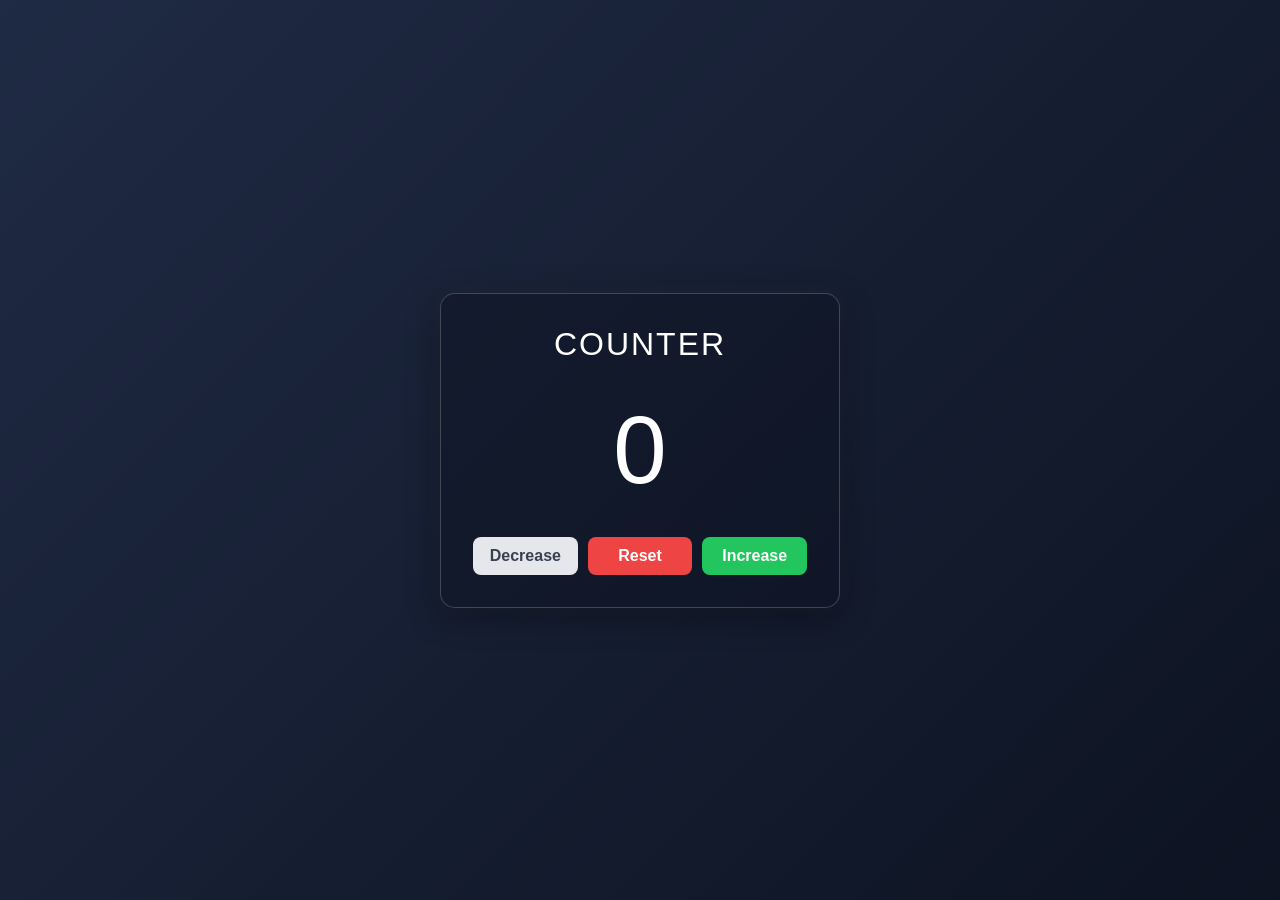
<file: index.html>
<!doctype html>
<html lang="en">
    <head>
        <meta charset="UTF-8" />
        <meta name="viewport" content="width=device-width, initial-scale=1.0" />
        <title>Counter App</title>
        <link rel="stylesheet" href="style.css" />
        <script src="script.js" defer></script>
    </head>
  
    <body>
        <div class="app-container">
            <header>
                <h1>Counter</h1>
            </header>

            <div class="counter-display">
                <span id="counter">0</span>
            </div>

            <div class="controls">
                <button id="decrease" class="btn">Decrease</button>
                <button id="reset" class="btn btn-danger">Reset</button>
                <button id="increase" class="btn btn-success">Increase</button>
            </div>
        </div>
    </body>
</html>
</file>
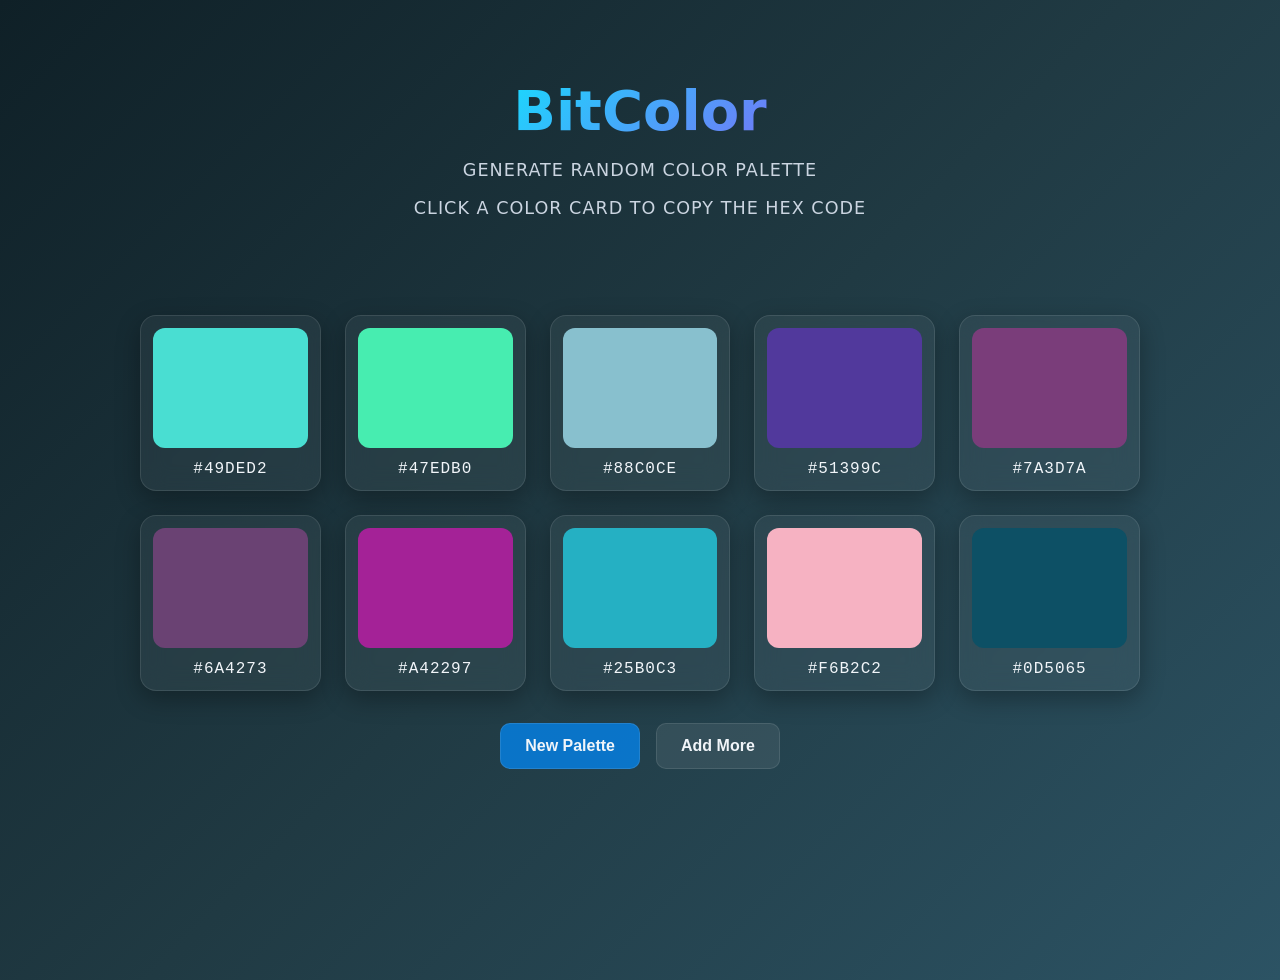
<file: BitColor/index.html>
<!doctype html>
<html lang="en">
<head>
    <meta charset="UTF-8" />
    <meta name="viewport" content="width=device-width, initial-scale=1.0" />
    <title>BitColor | Random Color Palette</title>
    <link rel="stylesheet" href="style.css" />
    <script src="script.js" defer></script>
</head>
<body>
    <header class="hero-section">
    <h1 class="heading">BitColor</h1>
    <p class="sub-heading">Generate Random Color Palette</p>
    <p class="sub-heading">Click a color card to copy the HEX code</p>
</header>

    <main id="colorGrid" class="color-grid"></main>

    <div class="btn-container">
        <button id="generateBtn" class="generateBtn">New Palette</button>
        <button id="loadMoreBtn" class="loadMoreBtn">Add More</button>
    </div>

    <div id="toast" class="toast">Copied to clipboard!</div>
</body>
</html>
</file>
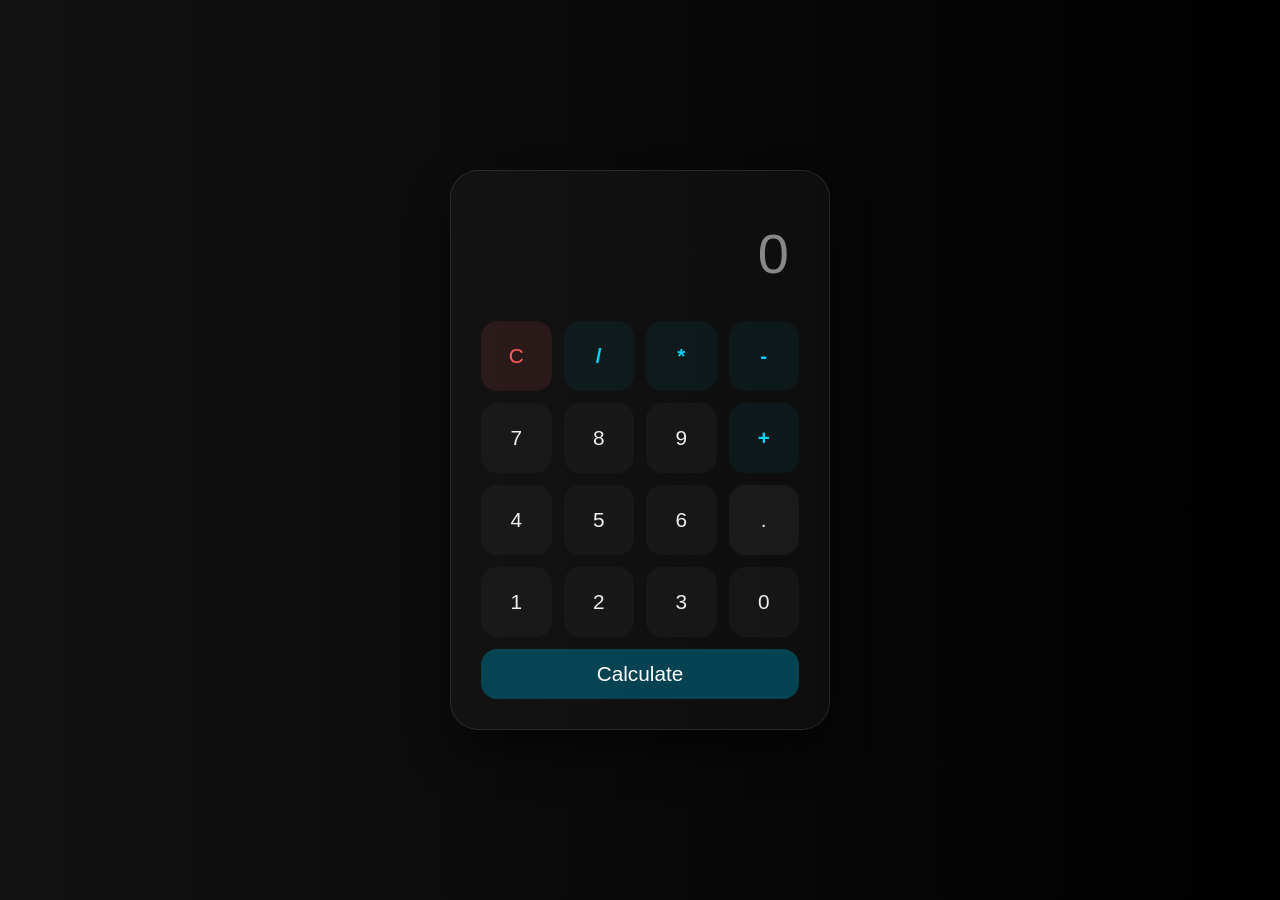
<file: Calculator/index.html>
<!DOCTYPE html>
<html lang="en">
<head>
    <meta charset="UTF-8">
    <meta name="viewport" content="width=device-width, initial-scale=1.0">
    <title>Calculator</title>
    <link rel="shortcut icon" href="img/logo.png" type="image/x-icon">
    <link rel="stylesheet" href="style.css">
    <script src="script.js" defer></script>
</head>
<body>
    <div class="calculator">
        <input type="text" id="result" placeholder="0" readonly>
        <div class="buttons">
            <button class="clear">C</button>
            <button class="operator">/</button>
            <button class="operator">*</button>
            <button class="operator">-</button>
            
            <button class="number">7</button>
            <button class="number">8</button>
            <button class="number">9</button>
            <button class="operator">+</button>
            
            <button class="number">4</button>
            <button class="number">5</button>
            <button class="number">6</button>
            <button class="decimal">.</button>
            
            <button class="number">1</button>
            <button class="number">2</button>
            <button class="number">3</button>
            <button class="number">0</button>

            <button class="equals">Calculate</button>
        </div>
    </div>
   
</body>
</html>
</file>
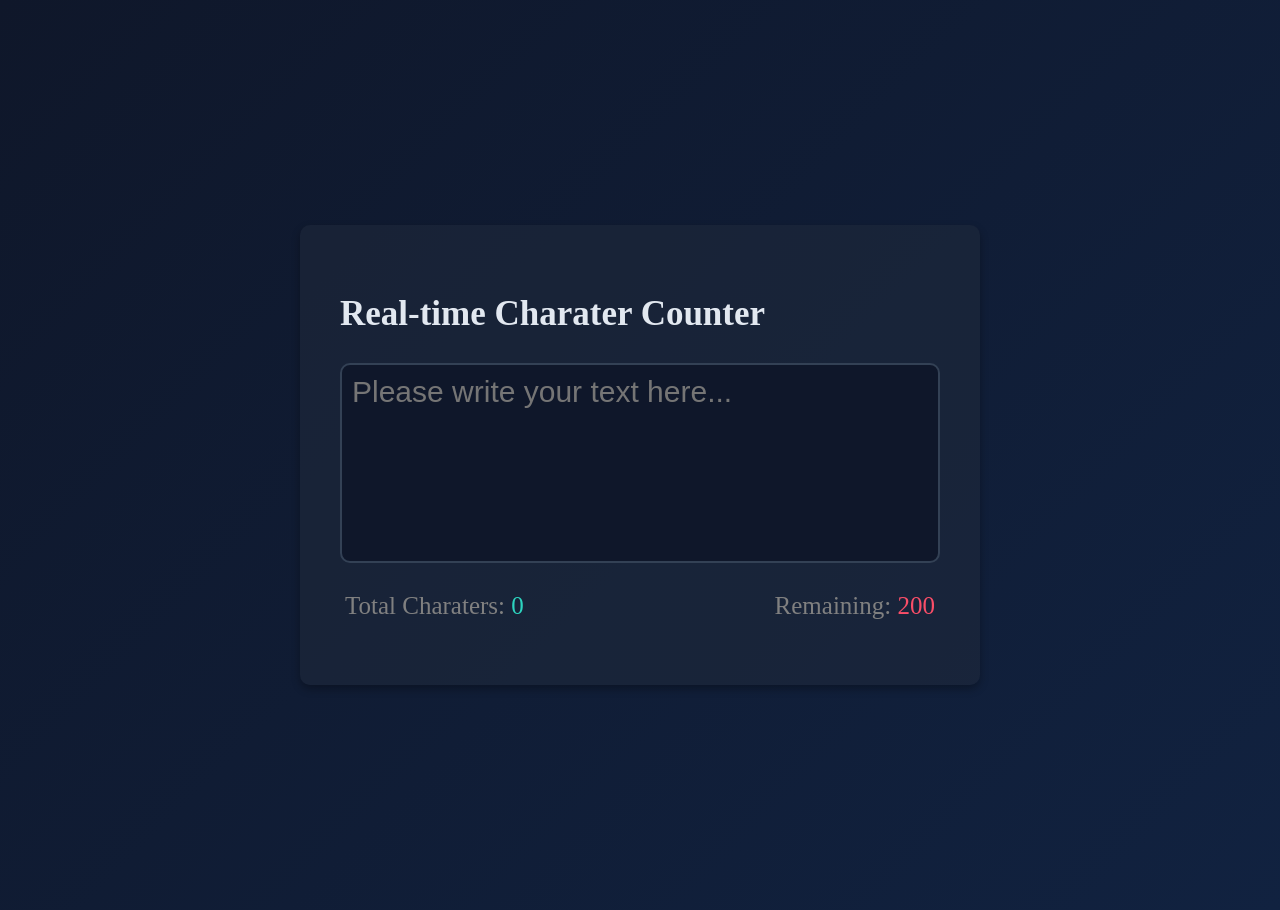
<file: Character Counter/index.html>
<!DOCTYPE html>
<html lang="en">
  <head>
    <meta charset="UTF-8" />
    <meta http-equiv="X-UA-Compatible" content="IE=edge" />
    <meta name="viewport" content="width=device-width, initial-scale=1.0" />
    <title>Real-time Charater Counter</title>
    <link rel="stylesheet" href="style.css" />
    <script src="script.js" defer></script>
  </head>
  <body>
    <div class="container">
      <h2>Real-time Charater Counter</h2>
      <textarea
        id="textarea"
        class="textarea"
        placeholder="Please write your text here..."
        maxlength="200"
      ></textarea>
      <div class="counter-container">
        <p>
          Total Charaters:
          <span class="total-counter" id="total-counter"></span>
        </p>
        <p>
          Remaining:
          <span class="remaining-counter" id="remaining-counter"></span>
        </p>
      </div>
    </div>
  </body>
</html>
</file>
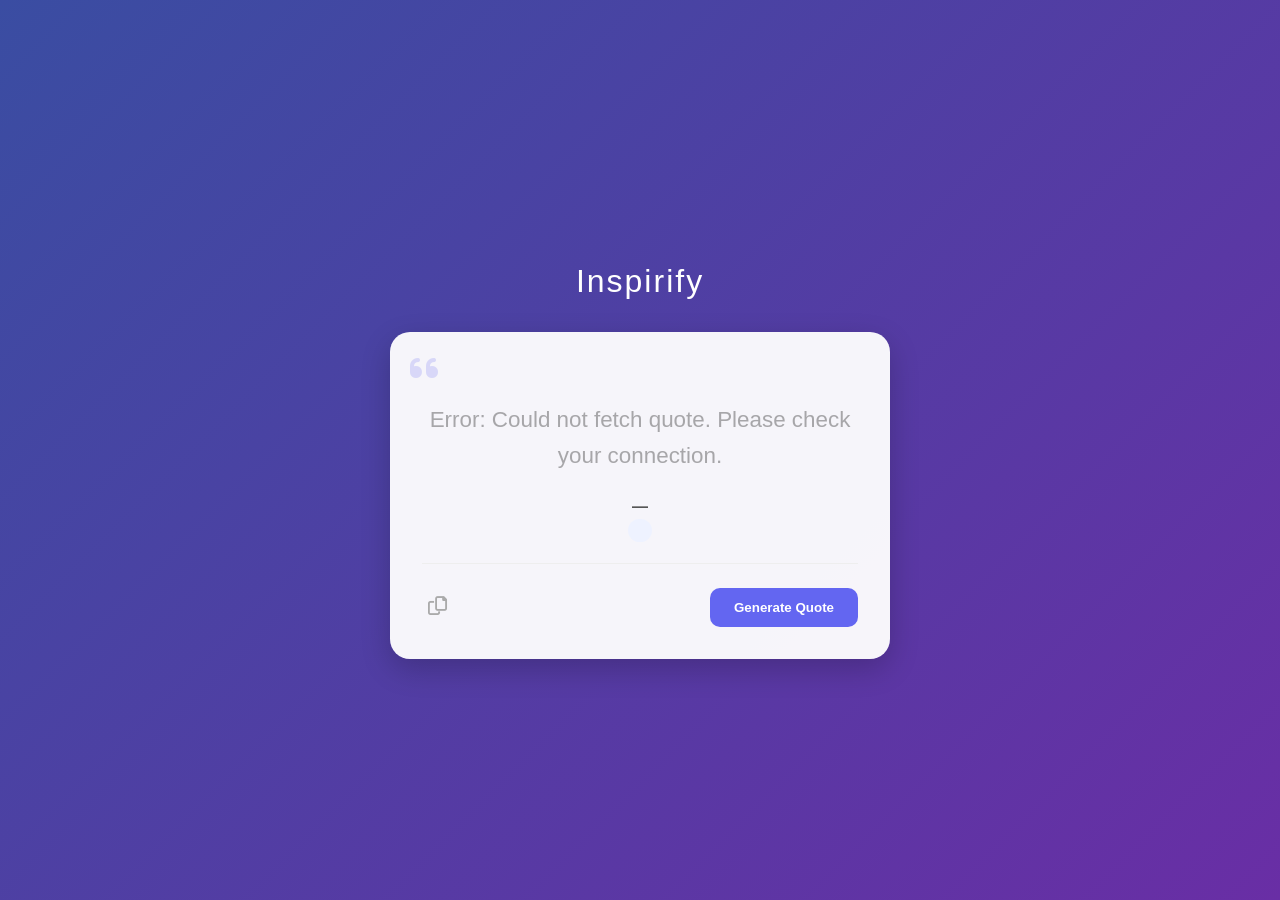
<file: Quote Generator/index.html>
<!DOCTYPE html>
<html lang="en">
<head>
    <meta charset="UTF-8">
    <meta name="viewport" content="width=device-width, initial-scale=1.0">
    <title>Quote Generator</title>
    <link rel="stylesheet" href="style.css">
    <link rel="stylesheet" href="https://cdnjs.cloudflare.com/ajax/libs/font-awesome/6.0.0/css/all.min.css">
    <script src="script.js" defer></script>
</head>
<body>
    <div class="background-blobs"></div>
    <div class="container">
        <h1>Inspirify</h1>
        <div class="quote-card">
            <i class="fas fa-quote-left icon-quote"></i>
            <p id="quote" class="quote">Click the button to get Quotes.</p>
            
            <div class="info-container">
                <span id="author" class="author"></span>
                <span id="category" class="category"></span>
            </div>

            <div class="divider"></div>

            <div class="actions">
                <button id="copy-btn" title="Copy to Clipboard"><i class="far fa-copy"></i></button>
                <button id="generatebtn" class="generate">New Quote</button>
            </div>
        </div>
    </div>
</body>
</html>
</file>
<file: style.css>
* {
  margin: 0;
  padding: 0;
  box-sizing: border-box;
  font-family: 'Poppins', sans-serif;
}

body {
  background: linear-gradient(135deg,#1f2a44, #0d1321);
  display: flex;
  justify-content: center;
  align-items: center;
  min-height: 100vh;
}


.app-container {
  background: #0d13216a;
  padding: 2rem;
  border-radius: 15px;
  border: 1px solid rgba(255, 255, 255, 0.2);
  box-shadow:
    0 8px 32px rgba(0, 0, 0, 0.4),
    0 0 20px rgba(255, 255, 255, 0.05);
  text-align: center;
  width: 90%;
  max-width: 400px;
}

h1 {
  color: #fff;
  margin-bottom: 1rem;
  font-weight: 300;
  text-transform: uppercase;
  letter-spacing: 2px;
}

.counter-display {
  margin: 2rem 0;
}

#counter {
  font-size: 6rem;
  font-weight:400;
  color: #fff;
  display: block;
}

.controls {
  display: flex;
  gap: 10px;
  justify-content: center;
  flex-wrap: wrap; 
}

.btn {
  font-size: 1rem;
  padding: 10px 15px;
  font-weight: 600;
  border: none;
  border-radius: 8px;
  cursor: pointer;
  transition: transform 0.1s, background-color 0.2s;
  flex: 1; 
  min-width: 100px;
}

.btn:active {
  transform: scale(0.95);
}

#decrease {
    background-color: #e5e7eb; 
    color: #374151;
   
}

#decrease:hover {
    background-color: #d1d5db;
}

.btn-success {
    background-color: #22c55e;
    color: white;
}
.btn-success:hover{ 
    background-color: #16a34a; 
}

.btn-danger { 
    background-color: #ef4444; 
    color: white; 
}
.btn-danger:hover {
    background-color: #dc2626;
}

@media (max-width: 350px) {
  #counter { 
    font-size: 4rem;
 }
  .btn { 
    width: 100%; flex: none; 
}
}
</file>
<file: BitColor/style.css>
:root {
    --bg-gradient: linear-gradient(135deg, #0f2027, #203a43, #2c5364);
    --text-color: #f1f5f9;
    --primary: #00f5ff;
    --secondary: rgba(255, 255, 255, 0.05);
    --accent: #8b5cf6;
    --glass-border: rgba(255, 255, 255, 0.1);
}


body {
    font-family: 'Poppins', system-ui, sans-serif;
    background: var(--bg-gradient);
    color: var(--text-color);
    display: flex;
    flex-direction: column;
    align-items: center;
    padding: 2rem;
    min-height: 100vh;
}


.hero-section {
    text-align: center;
    margin-bottom: 3rem;
    animation: fadeIn 1.2s ease-out forwards;
}

.heading {
    font-size: 3.5rem;
    font-weight: 800;
    margin-bottom: 0.5rem;
    background: linear-gradient(135deg, #00f5ff, #8b5cf6);
    background-clip: text;
    -webkit-text-fill-color: transparent;
}

.sub-heading {
    font-size: 1.1rem;
    color: #cbd5e1;
    font-weight: 400;
    letter-spacing: 1px;
    text-transform: uppercase;
}

.color-grid {
    display: grid;
    grid-template-columns: repeat(auto-fill, minmax(150px, 1fr));
    gap: 1.5rem;
    width: 100%;
    max-width: 1000px;
    margin: 2rem 0;
}


.color-card {
    background: var(--secondary);
    backdrop-filter: blur(12px);
    border: 1px solid var(--glass-border);
    padding: 12px;
    border-radius: 16px;
    box-shadow: 0 8px 25px rgba(0,0,0,0.3);
    transition: all 0.25s ease;
    cursor: pointer;
    text-align: center;
}

.color-card:hover {
    transform: translateY(-3px) scale(1.01);
    box-shadow: 0 12px 35px rgba(0, 0, 0, 0.5);
}


.color-box {
    height: 120px;
    border-radius: 12px;
    margin-bottom: 10px;
}


.color-code {
    font-weight: 500;
    text-transform: uppercase;
    font-family: monospace; 
    font-size: 1rem;
    letter-spacing: 1px;
}


.btn-container {
    display: flex;
    gap: 1rem;
}

button {
    padding: 0.8rem 1.5rem;
    border: none;
    border-radius: 10px;
    font-weight: 550;
    font-size: 1rem;
    cursor: pointer;
    transition: all 0.2s ease;
}

.generateBtn {
    background: rgba(0, 140, 255, 0.7);
    color: var(--text-color);
    border: 1px solid var(--glass-border);
}
.generateBtn:hover{
     background: rgba(0, 140, 255, 0.9);
}

.loadMoreBtn {
    background: rgba(255,255,255,0.08);
    color: var(--text-color);
    border: 1px solid var(--glass-border);
}

.loadMoreBtn:hover {
    background: rgba(255,255,255,0.15);
}


.toast {
    position: fixed;
    bottom: 20px;
    background: rgba(0, 149, 255, 0.8);
    color: white;
    padding: 10px 20px;
    border-radius: 8px;
    opacity: 0;
    transition: opacity 0.3s;
}




@keyframes fadeIn {
    from {
        opacity: 0;
        transform: translateY(20px);
    }
    to {
        opacity: 1;
        transform: translateY(0);
    }
}


@media (max-width: 600px) {
    .heading { font-size: 2.5rem; }
    .sub-heading { font-size: 0.9rem; }
}
</file>
<file: Calculator/style.css>
* {
  box-sizing: border-box;
  margin: 0;
  padding: 0;
  font-family: 'Poppins', sans-serif;
}

body {
  background:linear-gradient(to right, #121212, #000000);
  min-height: 100vh;
  display: flex;
  justify-content: center;
  align-items: center;
  padding: 20px;
}

.calculator {
  background: rgba(255, 255, 255, 0.03);
  border: 1px solid rgba(255, 255, 255, 0.1);
  padding: 30px;
  width: 100%;
  max-width: 380px;
  border-radius: 28px;
  box-shadow: 0 25px 50px -12px rgba(0, 0, 0, 0.7);
}

#result {
  width: 100%;
  padding: 20px 10px;
  font-size: 3.5rem;
  text-align: right;
  background: transparent;
  border: none;
  color: #fff;
  margin-bottom: 15px;
  outline: none;
  font-weight: 200;
}

#result::placeholder {
  color: rgba(255, 255, 255, 0.5);
}

.buttons {
  display: grid;
  grid-template-columns: repeat(4, 1fr);
  grid-gap: 12px;
}

button {
  height: 70px; 
  font-size: 1.3rem;
  border: none;
  border-radius: 16px;
  cursor: pointer;
  color: #efefef;
  background: rgba(255, 255, 255, 0.05);
  transition: all 0.2s linear;
}

button:hover {
  background: rgba(255, 255, 255, 0.15);
}

button:active {
  transform: scale(0.95);
}


.clear {
  color: #ff5f56;
  background: rgba(255, 95, 86, 0.1);
}

.operator {
  color: #00d2ff;
  background: rgba(0, 210, 255, 0.05);
  font-weight: 600;
}

.equals {
  height:50px;
  grid-column: span 4; 
  background: #02576bbb;
  color: white;
  font-weight: semibold;
}
.equals:hover{
    background: rgba(0, 217, 255, 0.1);
}

.number {
  background: rgba(255, 255, 255, 0.03);
}

@media (max-width: 480px) {
  .calculator {
    padding: 20px;
    max-width: 100%;
    border-radius: 20px;
  }
  
  button {
    height: 60px;
    font-size: 1.2rem;
  }

  #result {
    font-size: 2.8rem;
  }
}
</file>
<file: Character Counter/style.css>
body {
  margin: 0;
  display: flex;
  justify-content: center;
  height: 100vh;
  align-items: center;
  background: linear-gradient(135deg, #0f172a, #112240);
  color: #e2e8f0;
  font-family: Poppins;
  padding: 5px;
}
h2{
  font-size: clamp(25px,6vw,35px);
}

.container {
  background-color: rgba(30, 41, 59, 0.6);
  -webkit-backdrop-filter: blur(10px);
  backdrop-filter: blur()10px;
  width: 600px;
  padding: 40px;
  margin: 5px;
  border-radius: 10px;
  box-shadow: 0 4px 8px rgba(0, 0, 0, 0.3);
}

.textarea {
  resize:none;
  outline: none;
  width: 100%;
  height: 200px;
  font-size: clamp(20px, 6vw, 30px);
  font-family: sans-serif;
  padding: 10px;
  box-sizing: border-box;
  background-color: #0f172a;
  color: #f8fafc;
  border: solid 2px #334155;
  border-radius: 10px;
}

.counter-container {
  display: flex;
  justify-content: space-between;
  padding: 0 5px;
}

.counter-container p {
  font-size: clamp(15px, 6vw, 25px);
  color: gray;
}

.total-counter {
  color: #2dd4bf; 
}

.remaining-counter {
  color: #fa4e68; 
}

@media (width < 550px) {
    .container{
        padding: 10px 20px;
    }
    .counter-container{
        display: flex;
        flex-direction: column;
    }
    
}
</file>
<file: Quote Generator/style.css>
:root {
    --primary: #6366f1;
    --bg-gradient: linear-gradient(135deg, #3a4da2 0%, #692ea5 100%);
    --card-bg: rgba(255, 255, 255, 0.95);
}

body {
    margin: 0;
    font-family: 'Poppins','Segoe UI', Tahoma, Geneva, Verdana, sans-serif;
    background: var(--bg-gradient);
    min-height: 100vh;
    display: flex;
    justify-content: center;
    align-items: center;
}

.container {
    width: 90%;
    max-width: 500px;
    text-align: center;
}

h1 {
    color: white;
    margin-bottom: 2rem;
    font-weight: 300;
    letter-spacing: 2px;
}

.quote-card {
    background: var(--card-bg);
    padding: 3rem 2rem 2rem;
    border-radius: 20px;
    box-shadow: 0 10px 30px rgba(0,0,0,0.2);
    position: relative;
}

.icon-quote {
    color: var(--primary);
    font-size: 2rem;
    opacity: 0.2;
    position: absolute;
    top: 20px;
    left: 20px;
}

.quote {
    font-size: 1.4rem;
    line-height: 1.6;
    color: #333;
    margin-bottom: 1.5rem;
    display: block;
    min-height: 60px;
}

.info-container {
    margin-bottom: 1.5rem;
}

.author {
    display: block;
    font-weight: bold;
    color: #555;
    margin-bottom: 5px;
}

.author::before { 
    content: "— "; 
}

.category {
    font-size: 0.8rem;
    text-transform: uppercase;
    color: var(--primary);
    background: #eef2ff;
    padding: 4px 12px;
    border-radius: 50px;
}

.divider {
    height: 1px;
    background: #eee;
    margin: 1.5rem 0;
}

.actions {
    display: flex;
    justify-content: space-between;
    align-items: center;
}

button {
    cursor: pointer;
    transition: all 0.2s ease;
    border: none;
}

.generate {
    background: var(--primary);
    color: white;
    padding: 12px 24px;
    border-radius: 10px;
    font-weight: bold;
}

.generate:hover {
    background: #4f46e5;
    transform: translateY(-2px);
}

#copy-btn {
    background: transparent;
    color: #aaa;
    font-size: 1.2rem;
}

#copy-btn:hover { 
    color: var(--primary); 
}
</file>
